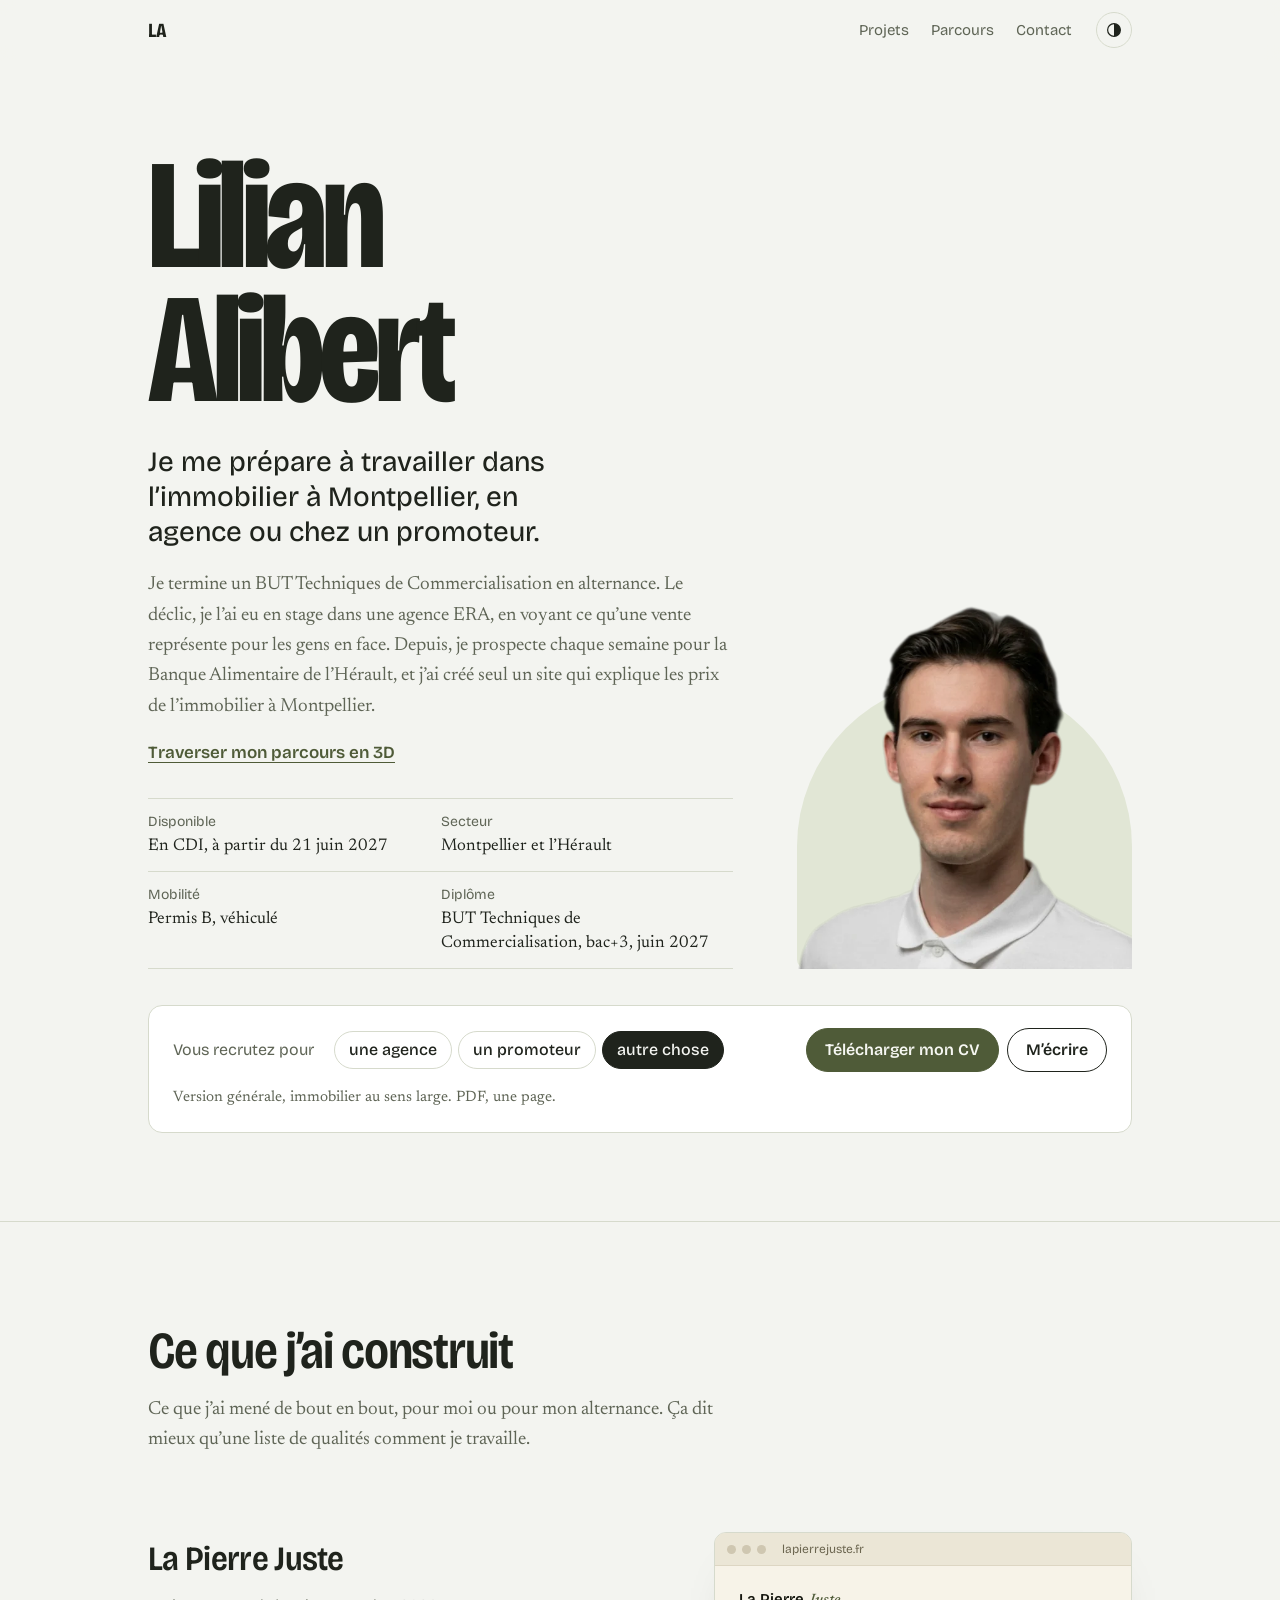
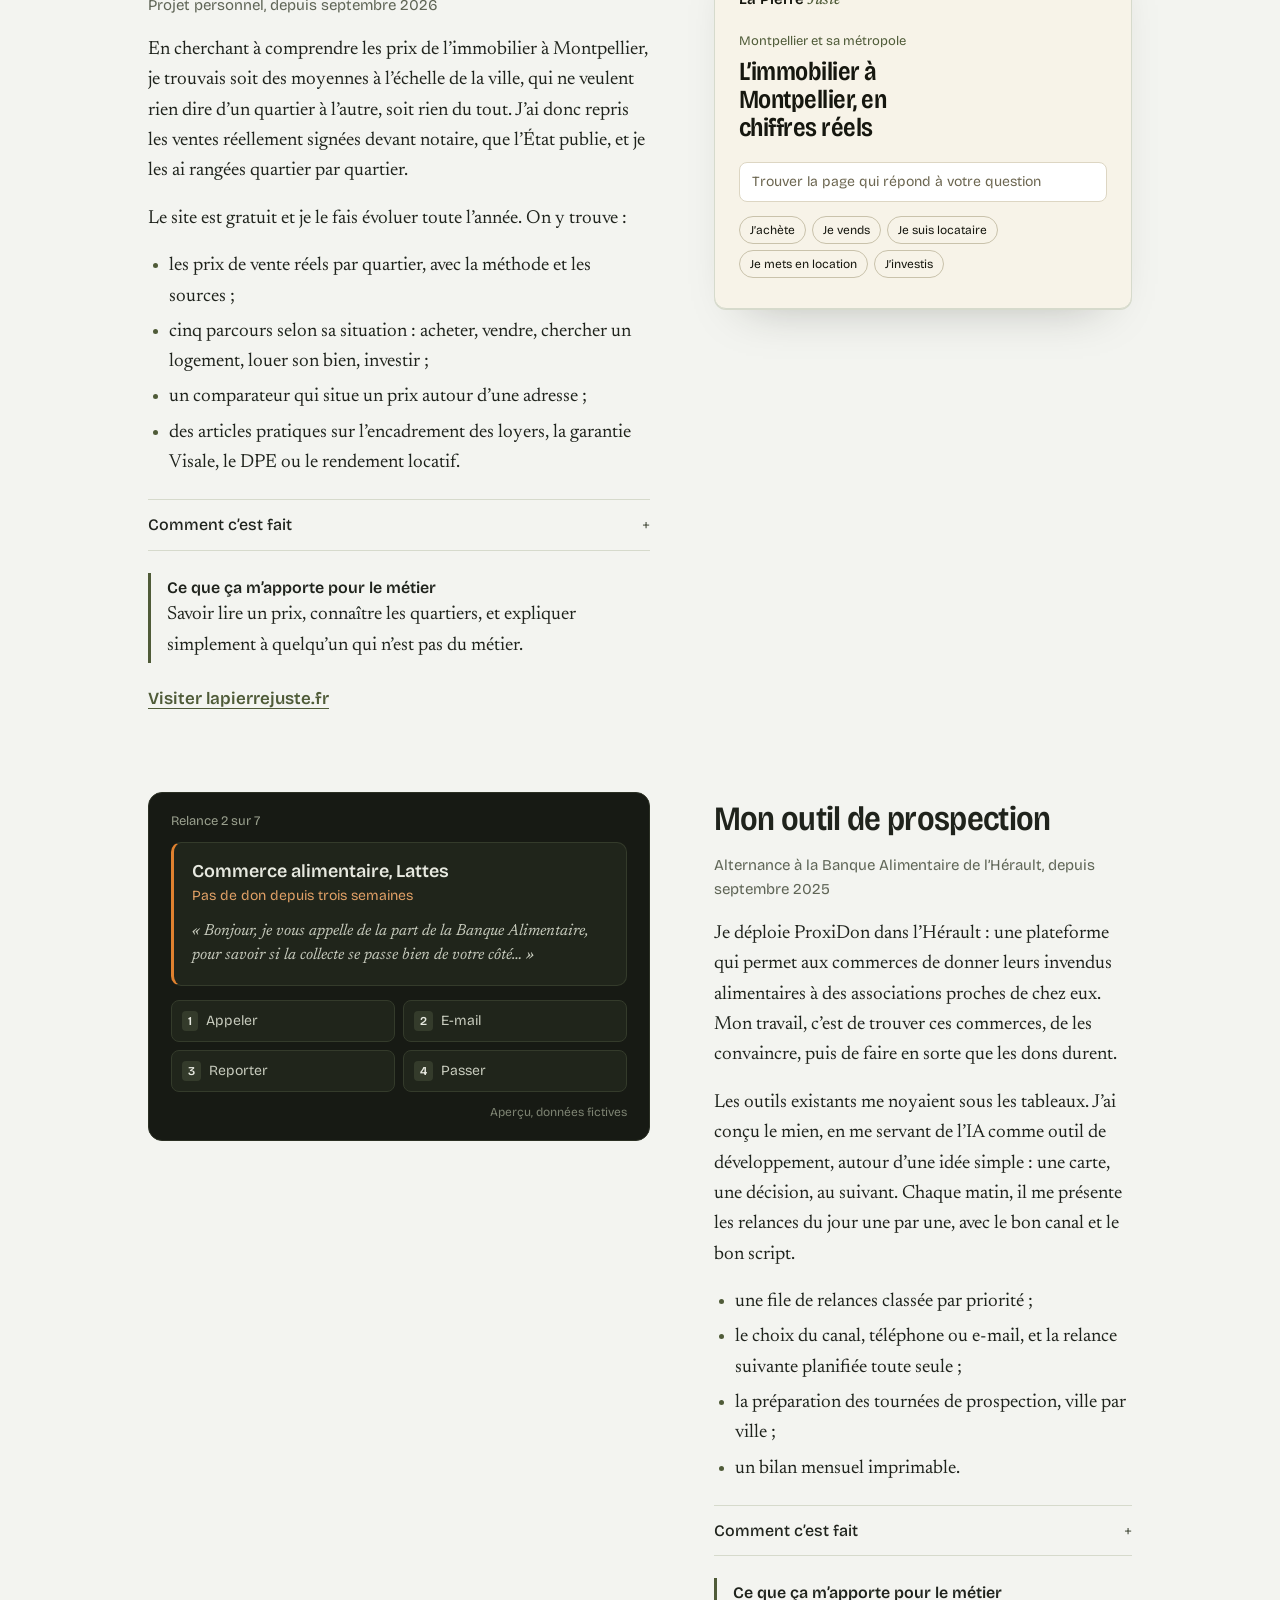
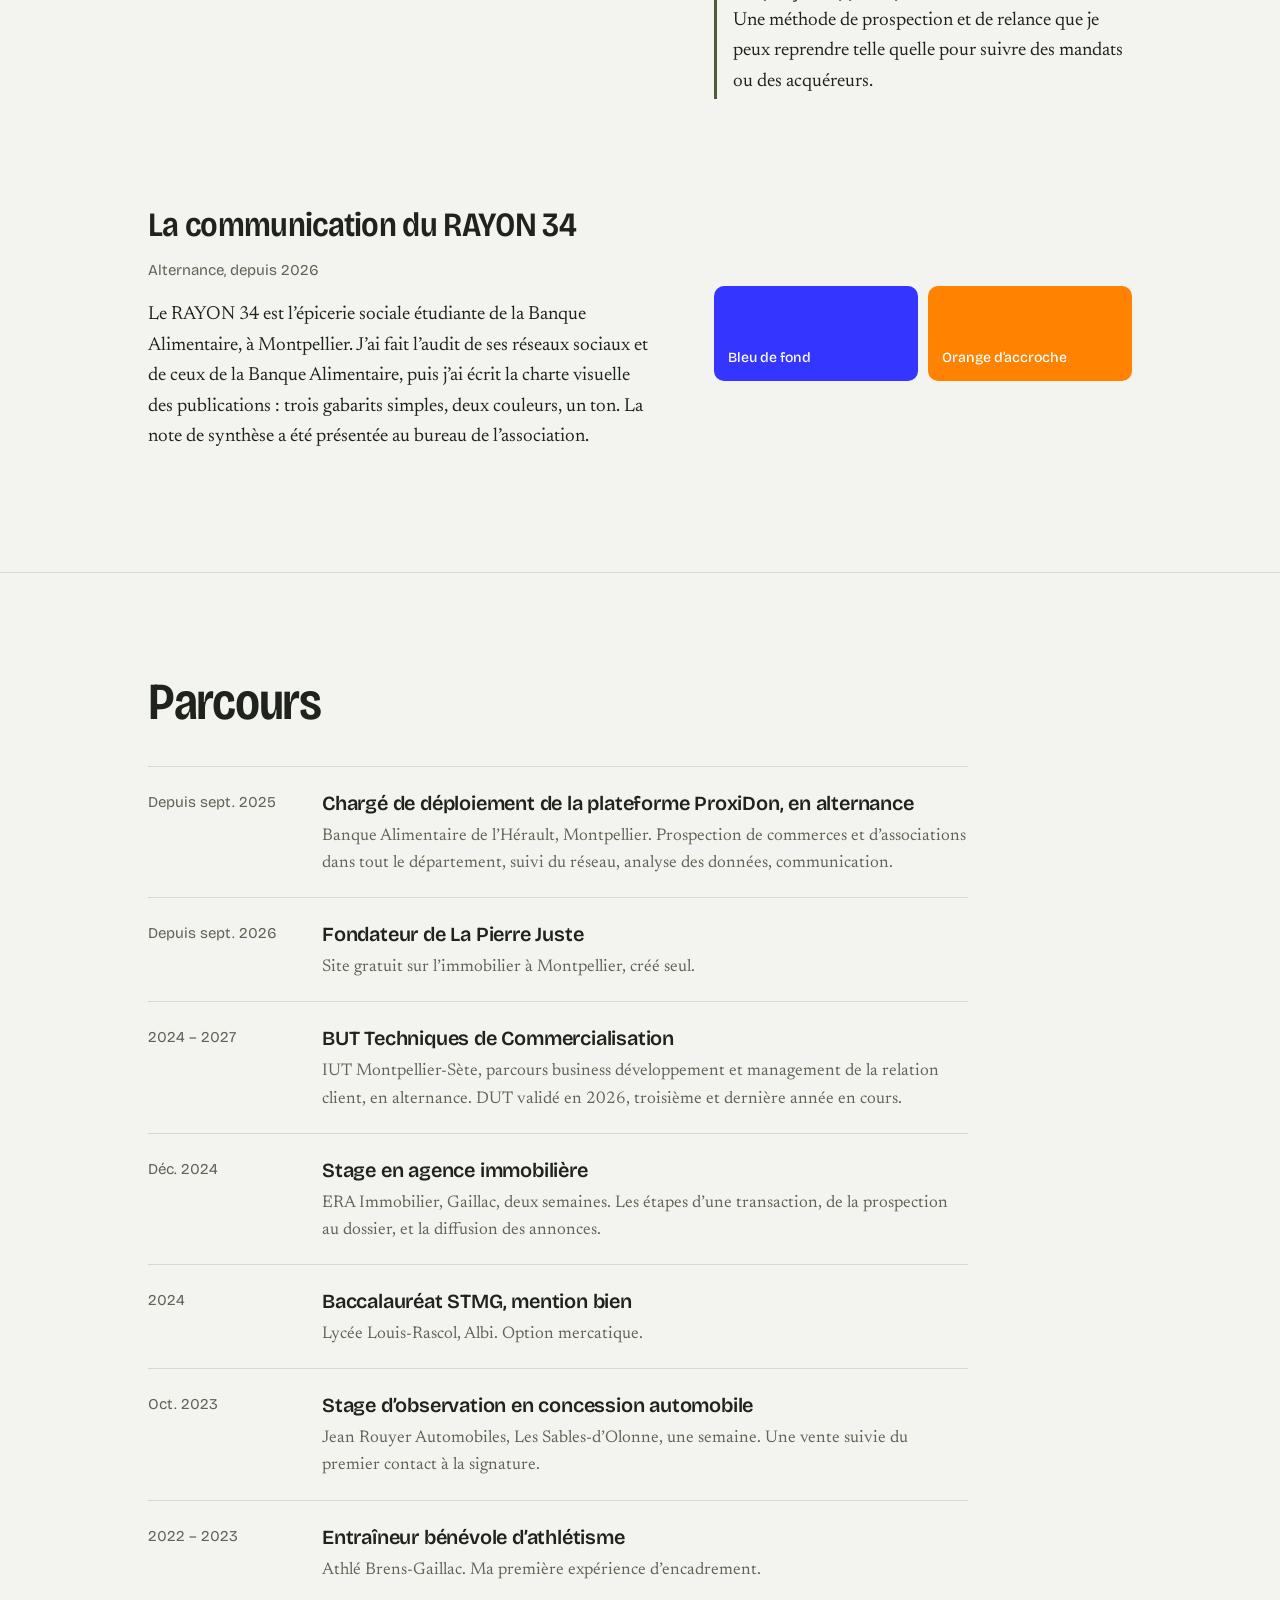
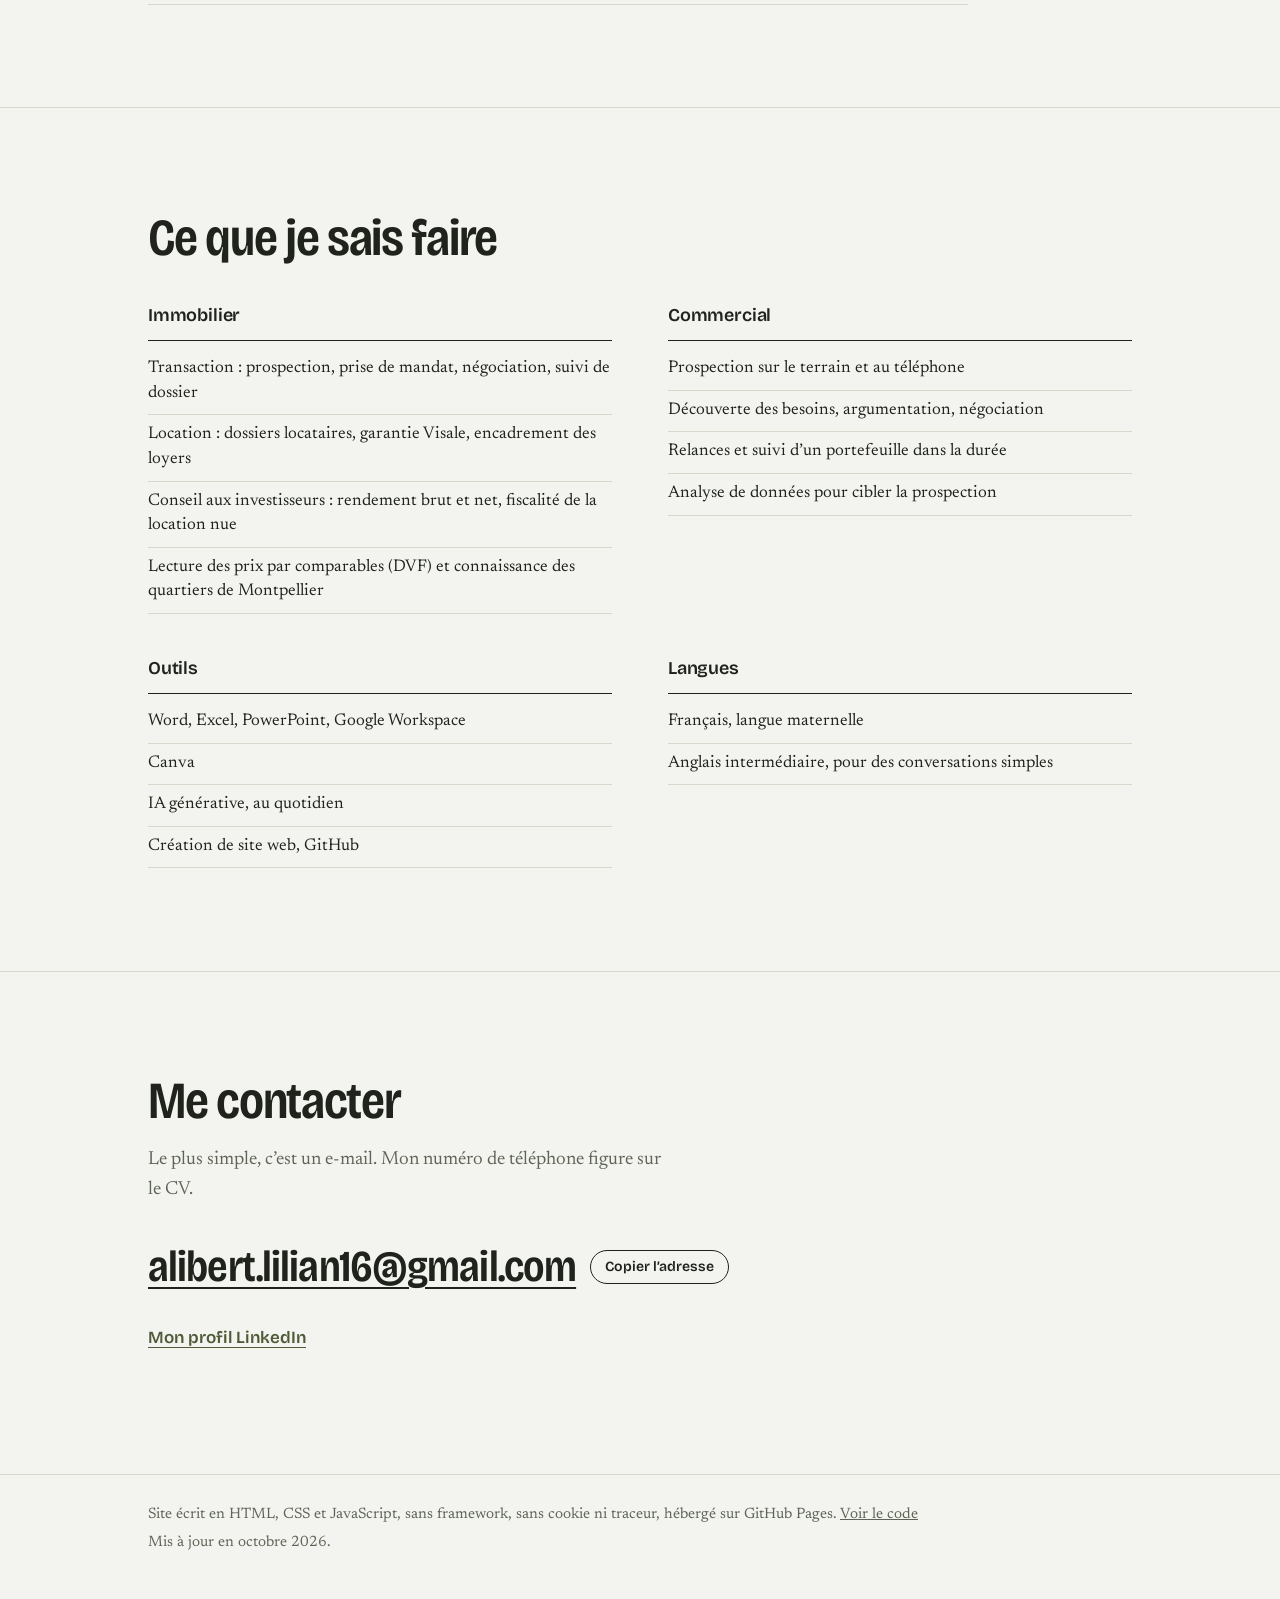
<file: index.html>
<!doctype html>
<html lang="fr">
<head>
<meta charset="utf-8">
<meta name="viewport" content="width=device-width, initial-scale=1">
<title>Lilian Alibert, futur conseiller immobilier à Montpellier</title>
<meta name="description" content="Étudiant en BUT Techniques de Commercialisation, je me prépare à travailler dans l’immobilier à Montpellier, en agence ou chez un promoteur. Disponible en CDI à partir du 21 juin 2027.">
<meta name="author" content="Lilian Alibert">
<link rel="canonical" href="https://alibertlilian16-wq.github.io/">
<meta property="og:type" content="profile">
<meta property="og:locale" content="fr_FR">
<meta property="og:title" content="Lilian Alibert, futur conseiller immobilier à Montpellier">
<meta property="og:description" content="Mon parcours, ce que j’ai construit, et mes CV à télécharger.">
<meta property="og:url" content="https://alibertlilian16-wq.github.io/">
<meta property="og:image" content="https://alibertlilian16-wq.github.io/img/apercu.png">
<meta name="twitter:card" content="summary_large_image">
<meta name="theme-color" content="#F3F4F0" media="(prefers-color-scheme: light)">
<meta name="theme-color" content="#161913" media="(prefers-color-scheme: dark)">
<link rel="icon" href="img/favicon.svg" type="image/svg+xml">
<link rel="preload" href="fonts/bricolage.woff2" as="font" type="font/woff2" crossorigin>
<link rel="preload" href="fonts/newsreader.woff2" as="font" type="font/woff2" crossorigin>
<link rel="stylesheet" href="style.css">
<script>
  // Thème choisi avant le premier rendu, pour éviter un flash de couleur.
  try { var t = localStorage.getItem('theme'); if (t) document.documentElement.dataset.theme = t; } catch (e) {}
</script>
<script type="application/ld+json">
{
  "@context": "https://schema.org",
  "@type": "Person",
  "name": "Lilian Alibert",
  "jobTitle": "Étudiant en BUT Techniques de Commercialisation, futur conseiller immobilier",
  "address": { "@type": "PostalAddress", "addressLocality": "Montpellier", "addressRegion": "Occitanie", "addressCountry": "FR" },
  "email": "mailto:alibert.lilian16@gmail.com",
  "url": "https://alibertlilian16-wq.github.io/",
  "sameAs": ["https://www.linkedin.com/in/lilian-alibert-b310a833a/", "https://lapierrejuste.fr"],
  "alumniOf": { "@type": "CollegeOrUniversity", "name": "IUT Montpellier-Sète" },
  "knowsLanguage": ["fr", "en"]
}
</script>
</head>
<body>
<a class="skip" href="#contenu">Aller au contenu</a>

<header class="top">
  <div class="wrap top__row">
    <a class="mark" href="#" aria-label="Lilian Alibert, haut de page">LA</a>
    <nav aria-label="Sections">
      <a href="#projets">Projets</a>
      <a href="#parcours">Parcours</a>
      <a href="#contact">Contact</a>
    </nav>
    <button class="theme" type="button" aria-label="Changer de thème" title="Changer de thème">
      <svg viewBox="0 0 24 24" width="18" height="18" aria-hidden="true"><circle cx="12" cy="12" r="8.5" fill="none" stroke="currentColor" stroke-width="1.6"/><path d="M12 3.5a8.5 8.5 0 0 1 0 17z" fill="currentColor"/></svg>
    </button>
  </div>
</header>

<main id="contenu">

  <section class="hero wrap" aria-labelledby="nom">
    <div class="hero__text">
      <h1 id="nom" class="hero__name">Lilian<br>Alibert</h1>

      <p class="hero__lead" data-for="autre">Je me prépare à travailler dans l’immobilier à Montpellier, en agence ou chez un promoteur.</p>
      <p class="hero__lead" data-for="agence" hidden>Je me prépare à devenir conseiller immobilier à Montpellier, en vente comme en location.</p>
      <p class="hero__lead" data-for="promoteur" hidden>Je me prépare à vendre des logements neufs à Montpellier, et à suivre chaque acquéreur jusqu’à la remise des clés.</p>

      <p class="hero__intro">Je termine un BUT Techniques de Commercialisation en alternance. Le déclic, je l’ai eu en stage dans une agence ERA, en voyant ce qu’une vente représente pour les gens en face. Depuis, je prospecte chaque semaine pour la Banque Alimentaire de l’Hérault, et j’ai créé seul un site qui explique les prix de l’immobilier à Montpellier.</p>

      <p class="hero__trip"><a class="link" href="voyage/?v=5">Traverser mon parcours en 3D</a></p>

      <dl class="fiche">
        <div><dt>Disponible</dt><dd>En CDI, à partir du 21 juin 2027</dd></div>
        <div><dt>Secteur</dt><dd>Montpellier et l’Hérault</dd></div>
        <div><dt>Mobilité</dt><dd>Permis B, véhiculé</dd></div>
        <div><dt>Diplôme</dt><dd>BUT Techniques de Commercialisation, bac+3, juin 2027</dd></div>
      </dl>
    </div>

    <figure class="hero__photo">
      <img src="img/lilian.webp" width="540" height="600" alt="Portrait de Lilian Alibert, polo blanc" fetchpriority="high">
    </figure>

    <div class="choice" role="group" aria-labelledby="choice-label">
      <p id="choice-label" class="choice__label">Vous recrutez pour</p>
      <div class="choice__options" role="radiogroup" aria-labelledby="choice-label">
        <button type="button" role="radio" data-pour="agence" aria-checked="false">une agence</button>
        <button type="button" role="radio" data-pour="promoteur" aria-checked="false">un promoteur</button>
        <button type="button" role="radio" data-pour="autre" aria-checked="true">autre chose</button>
      </div>
      <div class="choice__actions">
        <a class="btn btn--main" id="cv-link" href="cv/CV_Lilian_Alibert_Immobilier.pdf" download>Télécharger mon CV</a>
        <a class="btn" href="mailto:alibert.lilian16@gmail.com">M’écrire</a>
      </div>
      <p class="choice__note" id="cv-note" aria-live="polite">Version générale, immobilier au sens large. PDF, une page.</p>
    </div>
  </section>

  <section id="projets" class="section" aria-labelledby="projets-titre">
    <div class="wrap">
      <h2 id="projets-titre" class="section__title">Ce que j’ai construit</h2>
      <p class="section__intro">Ce que j’ai mené de bout en bout, pour moi ou pour mon alternance. Ça dit mieux qu’une liste de qualités comment je travaille.</p>
    </div>

    <article class="project wrap" aria-labelledby="lpj">
      <div class="project__text">
        <h3 id="lpj">La Pierre Juste</h3>
        <p class="project__when">Projet personnel, depuis septembre 2026</p>
        <p>En cherchant à comprendre les prix de l’immobilier à Montpellier, je trouvais soit des moyennes à l’échelle de la ville, qui ne veulent rien dire d’un quartier à l’autre, soit rien du tout. J’ai donc repris les ventes réellement signées devant notaire, que l’État publie, et je les ai rangées quartier par quartier.</p>
        <p>Le site est gratuit et je le fais évoluer toute l’année. On y trouve&nbsp;:</p>
        <ul>
          <li>les prix de vente réels par quartier, avec la méthode et les sources&nbsp;;</li>
          <li>cinq parcours selon sa situation&nbsp;: acheter, vendre, chercher un logement, louer son bien, investir&nbsp;;</li>
          <li>un comparateur qui situe un prix autour d’une adresse&nbsp;;</li>
          <li>des articles pratiques sur l’encadrement des loyers, la garantie Visale, le DPE ou le rendement locatif.</li>
        </ul>
        <details class="how">
          <summary>Comment c’est fait</summary>
          <p>Un site statique généré avec Astro, versionné sur GitHub et publié sur Cloudflare Pages. Les calculs du comparateur tournent dans le navigateur&nbsp;: rien n’est envoyé, aucun cookie, aucune mesure d’audience. Les données viennent de la base publique DVF, nettoyée et rattachée aux quartiers.</p>
        </details>
        <p class="project__gain"><strong>Ce que ça m’apporte pour le métier</strong> Savoir lire un prix, connaître les quartiers, et expliquer simplement à quelqu’un qui n’est pas du métier.</p>
        <a class="link" href="https://lapierrejuste.fr" rel="noopener">Visiter lapierrejuste.fr</a>
      </div>

      <div class="project__visual" aria-hidden="true">
        <div class="browser">
          <div class="browser__bar"><span></span><span></span><span></span><em>lapierrejuste.fr</em></div>
          <div class="lpj">
            <p class="lpj__brand">La Pierre <i>Juste</i></p>
            <p class="lpj__kicker">Montpellier et sa métropole</p>
            <p class="lpj__h">L’immobilier à Montpellier, en chiffres réels</p>
            <div class="lpj__search">Trouver la page qui répond à votre question</div>
            <div class="lpj__chips"><span>J’achète</span><span>Je vends</span><span>Je suis locataire</span><span>Je mets en location</span><span>J’investis</span></div>
          </div>
        </div>
      </div>
    </article>

    <article class="project project--flip wrap" aria-labelledby="pilotage">
      <div class="project__text">
        <h3 id="pilotage">Mon outil de prospection</h3>
        <p class="project__when">Alternance à la Banque Alimentaire de l’Hérault, depuis septembre 2025</p>
        <p>Je déploie ProxiDon dans l’Hérault&nbsp;: une plateforme qui permet aux commerces de donner leurs invendus alimentaires à des associations proches de chez eux. Mon travail, c’est de trouver ces commerces, de les convaincre, puis de faire en sorte que les dons durent.</p>
        <p>Les outils existants me noyaient sous les tableaux. J’ai conçu le mien, en me servant de l’IA comme outil de développement, autour d’une idée simple&nbsp;: une carte, une décision, au suivant. Chaque matin, il me présente les relances du jour une par une, avec le bon canal et le bon script.</p>
        <ul>
          <li>une file de relances classée par priorité&nbsp;;</li>
          <li>le choix du canal, téléphone ou e-mail, et la relance suivante planifiée toute seule&nbsp;;</li>
          <li>la préparation des tournées de prospection, ville par ville&nbsp;;</li>
          <li>un bilan mensuel imprimable.</li>
        </ul>
        <details class="how">
          <summary>Comment c’est fait</summary>
          <p>Une application locale en HTML et JavaScript, lancée par un petit serveur Node. Elle récupère d’elle-même les exports de la plateforme, garde l’historique sur le poste et ne fait sortir aucune donnée de partenaire. Tout se pilote au clavier.</p>
        </details>
        <p class="project__gain"><strong>Ce que ça m’apporte pour le métier</strong> Une méthode de prospection et de relance que je peux reprendre telle quelle pour suivre des mandats ou des acquéreurs.</p>
      </div>

      <div class="project__visual" aria-hidden="true">
        <div class="card-ui">
          <p class="card-ui__count">Relance 2 sur 7</p>
          <div class="card-ui__card">
            <p class="card-ui__type">Commerce alimentaire, Lattes</p>
            <p class="card-ui__what">Pas de don depuis trois semaines</p>
            <p class="card-ui__script">«&nbsp;Bonjour, je vous appelle de la part de la Banque Alimentaire, pour savoir si la collecte se passe bien de votre côté…&nbsp;»</p>
          </div>
          <div class="card-ui__keys">
            <span><kbd>1</kbd> Appeler</span><span><kbd>2</kbd> E-mail</span><span><kbd>3</kbd> Reporter</span><span><kbd>4</kbd> Passer</span>
          </div>
          <p class="card-ui__note">Aperçu, données fictives</p>
        </div>
      </div>
    </article>

    <article class="project project--small wrap" aria-labelledby="com">
      <div class="project__text">
        <h3 id="com">La communication du RAYON&nbsp;34</h3>
        <p class="project__when">Alternance, depuis 2026</p>
        <p>Le RAYON&nbsp;34 est l’épicerie sociale étudiante de la Banque Alimentaire, à Montpellier. J’ai fait l’audit de ses réseaux sociaux et de ceux de la Banque Alimentaire, puis j’ai écrit la charte visuelle des publications&nbsp;: trois gabarits simples, deux couleurs, un ton. La note de synthèse a été présentée au bureau de l’association.</p>
      </div>
      <div class="swatches" aria-label="Les deux couleurs de la charte du RAYON 34">
        <span style="--c:#3435FF">Bleu de fond</span>
        <span style="--c:#FF8200">Orange d’accroche</span>
      </div>
    </article>
  </section>

  <section id="autres-projets" class="section" aria-labelledby="autres-titre" hidden>
    <div class="wrap">
      <h2 id="autres-titre" class="section__title">Autres projets</h2>
      <p class="section__intro">Projets d’études et travaux plus courts, du plus récent au plus ancien.</p>
      <div class="more" id="autres-liste"></div>
    </div>
  </section>

  <section id="parcours" class="section" aria-labelledby="parcours-titre">
    <div class="wrap">
      <h2 id="parcours-titre" class="section__title">Parcours</h2>
      <ol class="timeline">
        <li>
          <p class="timeline__when">Depuis sept. 2025</p>
          <div><h3>Chargé de déploiement de la plateforme ProxiDon, en alternance</h3>
          <p>Banque Alimentaire de l’Hérault, Montpellier. Prospection de commerces et d’associations dans tout le département, suivi du réseau, analyse des données, communication.</p></div>
        </li>
        <li>
          <p class="timeline__when">Depuis sept. 2026</p>
          <div><h3>Fondateur de La Pierre Juste</h3>
          <p>Site gratuit sur l’immobilier à Montpellier, créé seul.</p></div>
        </li>
        <li>
          <p class="timeline__when">2024 – 2027</p>
          <div><h3>BUT Techniques de Commercialisation</h3>
          <p>IUT Montpellier-Sète, parcours business développement et management de la relation client, en alternance. DUT validé en 2026, troisième et dernière année en cours.</p></div>
        </li>
        <li>
          <p class="timeline__when">Déc. 2024</p>
          <div><h3>Stage en agence immobilière</h3>
          <p>ERA Immobilier, Gaillac, deux semaines. Les étapes d’une transaction, de la prospection au dossier, et la diffusion des annonces.</p></div>
        </li>
        <li>
          <p class="timeline__when">2024</p>
          <div><h3>Baccalauréat STMG, mention bien</h3>
          <p>Lycée Louis-Rascol, Albi. Option mercatique.</p></div>
        </li>
        <li>
          <p class="timeline__when">Oct. 2023</p>
          <div><h3>Stage d’observation en concession automobile</h3>
          <p>Jean Rouyer Automobiles, Les Sables-d’Olonne, une semaine. Une vente suivie du premier contact à la signature.</p></div>
        </li>
        <li>
          <p class="timeline__when">2022 – 2023</p>
          <div><h3>Entraîneur bénévole d’athlétisme</h3>
          <p>Athlé Brens-Gaillac. Ma première expérience d’encadrement.</p></div>
        </li>
      </ol>
    </div>
  </section>

  <section id="competences" class="section" aria-labelledby="competences-titre">
    <div class="wrap">
      <h2 id="competences-titre" class="section__title">Ce que je sais faire</h2>
      <div class="skills">
        <div class="skills__group">
          <h3>Immobilier</h3>
          <ul>
            <li data-for="agence autre">Transaction&nbsp;: prospection, prise de mandat, négociation, suivi de dossier</li>
            <li data-for="agence autre">Location&nbsp;: dossiers locataires, garantie Visale, encadrement des loyers</li>
            <li data-for="agence">Bases de la gestion locative&nbsp;: bail, DPE, permis de louer</li>
            <li data-for="promoteur autre">Conseil aux investisseurs&nbsp;: rendement brut et net, fiscalité de la location nue</li>
            <li data-for="promoteur">Vente de logements et suivi de l’acquéreur dans la durée</li>
            <li data-for="agence promoteur autre">Lecture des prix par comparables (DVF) et connaissance des quartiers de Montpellier</li>
          </ul>
        </div>
        <div class="skills__group">
          <h3>Commercial</h3>
          <ul>
            <li>Prospection sur le terrain et au téléphone</li>
            <li>Découverte des besoins, argumentation, négociation</li>
            <li>Relances et suivi d’un portefeuille dans la durée</li>
            <li>Analyse de données pour cibler la prospection</li>
          </ul>
        </div>
        <div class="skills__group">
          <h3>Outils</h3>
          <ul>
            <li>Word, Excel, PowerPoint, Google Workspace</li>
            <li>Canva</li>
            <li>IA générative, au quotidien</li>
            <li>Création de site web, GitHub</li>
          </ul>
        </div>
        <div class="skills__group">
          <h3>Langues</h3>
          <ul>
            <li>Français, langue maternelle</li>
            <li>Anglais intermédiaire, pour des conversations simples</li>
          </ul>
        </div>
      </div>
    </div>
  </section>

  <section id="contact" class="section contact" aria-labelledby="contact-titre">
    <div class="wrap">
      <h2 id="contact-titre" class="section__title">Me contacter</h2>
      <p class="contact__lead">Le plus simple, c’est un e-mail. Mon numéro de téléphone figure sur le CV.</p>
      <div class="contact__row">
        <a class="contact__mail" href="mailto:alibert.lilian16@gmail.com">alibert.lilian16@gmail.com</a>
        <button class="btn btn--small" type="button" id="copy" data-mail="alibert.lilian16@gmail.com">Copier l’adresse</button>
        <span class="contact__done" id="copy-done" aria-live="polite"></span>
      </div>
      <p><a class="link" href="https://www.linkedin.com/in/lilian-alibert-b310a833a/" rel="noopener">Mon profil LinkedIn</a></p>
    </div>
  </section>
</main>

<footer class="foot">
  <div class="wrap">
    <p>Site écrit en HTML, CSS et JavaScript, sans framework, sans cookie ni traceur, hébergé sur GitHub Pages. <a href="https://github.com/alibertlilian16-wq/alibertlilian16-wq.github.io" rel="noopener">Voir le code</a></p>
    <p>Mis à jour en octobre 2026.</p>
  </div>
</footer>

<script src="main.js" defer></script>
</body>
</html>
</file>
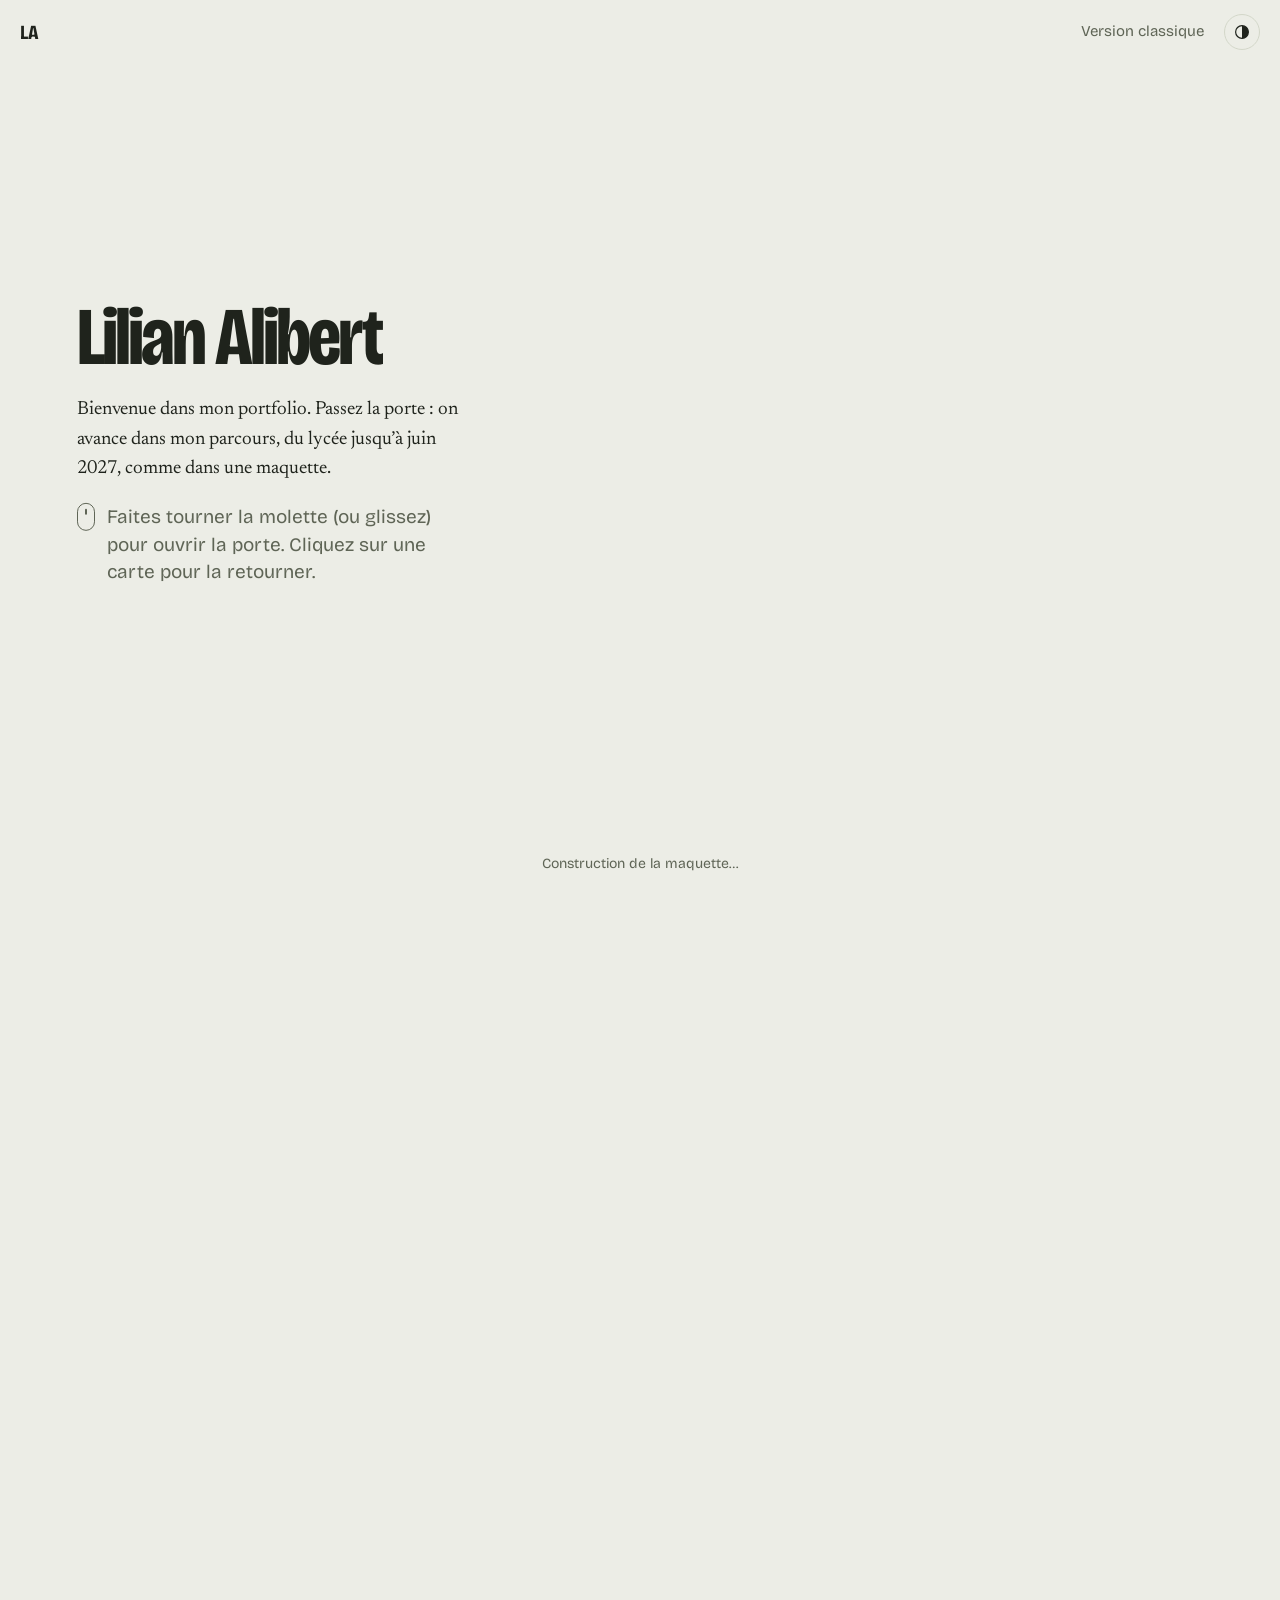
<file: voyage/index.html>
<!doctype html>
<html lang="fr">
<head>
<meta charset="utf-8">
<meta name="viewport" content="width=device-width, initial-scale=1">
<title>Le voyage, parcours de Lilian Alibert</title>
<meta name="description" content="Mon parcours en 3D : on passe la porte et on avance dans une maquette, du lycée jusqu’à juin 2027.">
<link rel="canonical" href="https://alibertlilian16-wq.github.io/voyage/">
<meta property="og:type" content="website">
<meta property="og:locale" content="fr_FR">
<meta property="og:title" content="Le voyage, parcours de Lilian Alibert">
<meta property="og:description" content="Mon parcours en 3D, du lycée jusqu’à juin 2027.">
<meta property="og:url" content="https://alibertlilian16-wq.github.io/voyage/">
<meta property="og:image" content="https://alibertlilian16-wq.github.io/img/apercu.png">
<meta name="theme-color" content="#ECEDE6" media="(prefers-color-scheme: light)">
<meta name="theme-color" content="#161913" media="(prefers-color-scheme: dark)">
<link rel="icon" href="../img/favicon.svg" type="image/svg+xml">
<link rel="preload" href="../fonts/bricolage.woff2" as="font" type="font/woff2" crossorigin>
<link rel="preload" href="../fonts/newsreader.woff2" as="font" type="font/woff2" crossorigin>
<link rel="modulepreload" href="lib/three.module.min.js">
<link rel="stylesheet" href="voyage.css?v=5">
<script>
  try { var t = localStorage.getItem('theme'); if (t) document.documentElement.dataset.theme = t; } catch (e) {}
  if (matchMedia('(prefers-reduced-motion: reduce)').matches) document.documentElement.classList.add('flat');
  else {
    document.documentElement.classList.add('loading');
    // Filet de sécurité : si la 3D ne démarre pas, on affiche la version simple.
    setTimeout(function () { var h = document.documentElement; if (h.classList.contains('loading')) { h.classList.remove('loading'); h.classList.add('flat'); } }, 12000);
  }
</script>
<script type="importmap">{ "imports": { "three": "./lib/three.module.min.js" } }</script>
</head>
<body>
<header class="bar">
  <a class="bar__mark" href="../" aria-label="Retour au portfolio">LA</a>
  <p class="bar__now" id="now" aria-live="polite"></p>
  <a class="bar__link" href="../">Version classique</a>
  <button class="bar__theme" type="button" aria-label="Changer de thème" title="Changer de thème">
    <svg viewBox="0 0 24 24" width="18" height="18" aria-hidden="true"><circle cx="12" cy="12" r="8.5" fill="none" stroke="currentColor" stroke-width="1.6"/><path d="M12 3.5a8.5 8.5 0 0 1 0 17z" fill="currentColor"/></svg>
  </button>
</header>

<canvas id="scene" aria-hidden="true"></canvas>

<section class="intro" id="intro" aria-labelledby="bienvenue">
  <h1 id="bienvenue">Lilian Alibert</h1>
  <p>Bienvenue dans mon portfolio. Passez la porte&nbsp;: on avance dans mon parcours, du lycée jusqu’à juin 2027, comme dans une maquette.</p>
  <p class="intro__how"><span class="intro__wheel" aria-hidden="true"></span>Faites tourner la molette (ou glissez) pour ouvrir la porte. Cliquez sur une carte pour la retourner.</p>
</section>

<main class="cards" id="cards">
  <article class="card" data-tri="2021-09" data-rail="2021" data-year="2021" data-prop="lycee">
    <div class="card__inner">
      <div class="card__face card__front">
        <p class="card__when">2021 – 2024</p>
        <h2>Bac STMG, option mercatique</h2>
        <p class="card__where">Lycée Louis-Rascol, Albi</p>
        <p>Mes premiers cours de marketing et de vente. Je l’obtiens en 2024 avec la mention bien.</p>
        <button class="card__flip" type="button">Ce que j’en retiens</button>
      </div>
      <div class="card__face card__back">
        <p class="card__when">Ce que j’en retiens</p>
        <p>La filière sciences et technologies du management et de la gestion&nbsp;: gestion, droit, économie, et en option la mercatique, le marketing appliqué.</p>
        <ul class="card__tags"><li>Mercatique</li><li>Gestion</li><li>Communication</li></ul>
        <button class="card__flip" type="button">Retourner la carte</button>
      </div>
    </div>
  </article>

  <article class="card" data-tri="2022-09" data-rail="2022" data-year="2022" data-prop="athle">
    <div class="card__inner">
      <div class="card__face card__front">
        <p class="card__when">2022 – 2023</p>
        <h2>Entraîneur bénévole d’athlétisme</h2>
        <p class="card__where">Athlé Brens-Gaillac</p>
        <p>Pendant une saison, j’entraîne le groupe jeunes du club&nbsp;: je prépare les séances et je les accompagne en compétition.</p>
        <button class="card__flip" type="button">Ce que j’en retiens</button>
      </div>
      <div class="card__face card__back">
        <p class="card__when">Ce que j’en retiens</p>
        <p>Ma première vraie expérience d’encadrement&nbsp;: concevoir et coordonner les programmes d’un groupe, puis l’accompagner jusqu’en compétition.</p>
        <ul class="card__tags"><li>Encadrement</li><li>Organisation</li><li>Pédagogie</li></ul>
        <button class="card__flip" type="button">Retourner la carte</button>
      </div>
    </div>
  </article>

  <article class="card" data-tri="2023-10" data-rail="2023" data-year="2023" data-prop="auto">
    <div class="card__inner">
      <div class="card__face card__front">
        <p class="card__when">Octobre 2023</p>
        <h2>Une semaine en concession</h2>
        <p class="card__where">Jean Rouyer Automobiles, Les Sables-d’Olonne</p>
        <p>Je suis une vente de voiture de bout en bout, du premier contact avec le client jusqu’à la signature.</p>
        <button class="card__flip" type="button">Ce que j’en retiens</button>
      </div>
      <div class="card__face card__back">
        <p class="card__when">Ce que j’en retiens</p>
        <p>Une immersion auprès des équipes commerciales et de l’accueil, pour voir comment une vente se construit, étape par étape.</p>
        <ul class="card__tags"><li>Communication</li><li>Négociation</li></ul>
        <button class="card__flip" type="button">Retourner la carte</button>
      </div>
    </div>
  </article>

  <article class="card" data-tri="2024-09" data-rail="2024" data-year="2024" data-prop="iut">
    <div class="card__inner">
      <div class="card__face card__front">
        <p class="card__when">Septembre 2024</p>
        <h2>J’entre en BUT Techniques de Commercialisation</h2>
        <p class="card__where">IUT Montpellier-Sète</p>
        <p>Trois ans pour apprendre à vendre, à négocier et à suivre des clients dans la durée. Les deux dernières années, en alternance.</p>
        <button class="card__flip" type="button">Ce que j’en retiens</button>
      </div>
      <div class="card__face card__back">
        <p class="card__when">Ce que j’y apprends</p>
        <p>Parcours business développement et management de la relation client. Chaque semestre, des projets sur des cas d’entreprise réels, les SAÉ.</p>
        <ul class="card__tags"><li>Marketing</li><li>Vente et négociation</li><li>Business développement</li><li>Relation client</li></ul>
        <button class="card__flip" type="button">Retourner la carte</button>
      </div>
    </div>
  </article>

  <article class="card card--key" data-tri="2024-12" data-rail="Déc. 2024" data-year="ERA" data-prop="era">
    <div class="card__inner">
      <div class="card__face card__front">
        <p class="card__when">Décembre 2024</p>
        <h2>Le déclic</h2>
        <p class="card__where">ERA Immobilier, Gaillac, deux semaines</p>
        <p>Prospection, négociation, vente, montage du dossier&nbsp;: je vois ce qu’une vente représente pour les gens en face, vendeur comme acheteur. C’est là que je décide de faire ce métier.</p>
        <button class="card__flip" type="button">Ce que j’en retiens</button>
      </div>
      <div class="card__face card__back">
        <p class="card__when">Ce que j’en retiens</p>
        <p>Les grandes étapes d’une transaction, en observation puis en pratique, et la diffusion des annonces de l’agence sur les portails et le site vitrine.</p>
        <ul class="card__tags"><li>Prospection</li><li>Transaction immobilière</li><li>Diffusion d’annonces</li></ul>
        <button class="card__flip" type="button">Retourner la carte</button>
      </div>
    </div>
  </article>

  <article class="card" data-tri="2025-09" data-rail="2025" data-year="2025" data-prop="ba">
    <div class="card__inner">
      <div class="card__face card__front">
        <p class="card__when">Septembre 2025</p>
        <h2>Alternance&nbsp;: je déploie ProxiDon</h2>
        <p class="card__where">Banque Alimentaire de l’Hérault</p>
        <p>Je prospecte des commerces dans tout l’Hérault pour qu’ils donnent leurs invendus à des associations proches, puis je fais en sorte que les dons durent.</p>
        <button class="card__flip" type="button">Ce que j’en retiens</button>
      </div>
      <div class="card__face card__back">
        <p class="card__when">Ce que j’en retiens</p>
        <blockquote>«&nbsp;Dans le don alimentaire, on ne vend rien. On remercie d’abord, on propose, et on laisse toujours une porte de sortie.&nbsp;»</blockquote>
        <p>Pour tenir le rythme des relances, j’ai conçu mon propre outil de prospection.</p>
        <ul class="card__tags"><li>Prospection B2B</li><li>Relation client</li><li>Analyse de données</li></ul>
        <button class="card__flip" type="button">Retourner la carte</button>
      </div>
    </div>
  </article>

  <article class="card" data-tri="2026-03" data-rail="2026" data-year="2026" data-prop="rayon">
    <div class="card__inner">
      <div class="card__face card__front">
        <p class="card__when">2026</p>
        <h2>La communication d’une épicerie étudiante</h2>
        <p class="card__where">Banque Alimentaire et RAYON&nbsp;34, Montpellier</p>
        <p>J’audite les réseaux sociaux de la Banque Alimentaire et du RAYON&nbsp;34, son épicerie sociale étudiante, puis j’écris la charte de leurs publications.</p>
        <button class="card__flip" type="button">Ce que j’en retiens</button>
      </div>
      <div class="card__face card__back">
        <p class="card__when">La charte</p>
        <p>Trois gabarits simples, deux couleurs, un ton. Une note de synthèse présentée au bureau de l’association.</p>
        <div class="card__swatches" aria-hidden="true"><span style="--c:#3435FF"></span><span style="--c:#FF8200"></span></div>
        <button class="card__flip" type="button">Retourner la carte</button>
      </div>
    </div>
  </article>

  <article class="card" data-tri="2026-09" data-rail="Sept. 2026" data-year="LPJ" data-prop="lpj">
    <div class="card__inner">
      <div class="card__face card__front">
        <p class="card__when">Septembre 2026</p>
        <h2>Je crée La Pierre Juste</h2>
        <p class="card__where">lapierrejuste.fr</p>
        <p>Un site gratuit qui explique les prix de l’immobilier à Montpellier, quartier par quartier, à partir des ventes réellement signées devant notaire.</p>
        <button class="card__flip" type="button">Comment c’est fait</button>
      </div>
      <div class="card__face card__back">
        <p class="card__when">Comment c’est fait</p>
        <p>Créé seul&nbsp;: données publiques DVF nettoyées et rattachées aux quartiers, comparateur de prix qui calcule dans le navigateur, articles pratiques. Astro, GitHub, Cloudflare Pages, aucun cookie.</p>
        <a class="card__link" href="https://lapierrejuste.fr" rel="noopener">Visiter lapierrejuste.fr</a>
        <button class="card__flip" type="button">Retourner la carte</button>
      </div>
    </div>
  </article>

  <section class="card card--end" data-tri="2027-06" data-rail="Juin 2027" data-year="2027" data-prop="fin" aria-labelledby="fin">
    <div class="card__inner">
      <div class="card__face card__front">
        <p class="card__when">21 juin 2027</p>
        <h2 id="fin">La prochaine porte</h2>
        <p>Diplômé, je cherche mon premier poste dans l’immobilier à Montpellier, en CDI&nbsp;: en agence ou chez un promoteur.</p>
        <div class="card__actions">
          <a class="btn btn--main" href="../cv/CV_Lilian_Alibert_Immobilier.pdf" download>Télécharger mon CV</a>
          <a class="btn" href="mailto:alibert.lilian16@gmail.com">M’écrire</a>
        </div>
        <p class="card__mail">alibert.lilian16@gmail.com</p>
        <p class="card__small"><a href="../">Version classique</a> · <a href="#" id="restart">Revenir au début</a></p>
      </div>
    </div>
  </section>
</main>

<p class="loader" aria-hidden="true">Construction de la maquette…</p>

<script type="module" src="voyage.js?v=5"></script>
</body>
</html>
</file>
<file: style.css>
@font-face {
  font-family: "Bricolage";
  src: url("fonts/bricolage.woff2") format("woff2-variations");
  font-weight: 200 800;
  font-stretch: 75% 100%;
  font-display: swap;
}
@font-face {
  font-family: "Newsreader";
  src: url("fonts/newsreader.woff2") format("woff2-variations");
  font-weight: 200 800;
  font-style: normal;
  font-display: swap;
}
@font-face {
  font-family: "Newsreader";
  src: url("fonts/newsreader-italic.woff2") format("woff2-variations");
  font-weight: 200 800;
  font-style: italic;
  font-display: swap;
}

:root {
  --bg: #F3F4F0;
  --surface: #FFFFFF;
  --ink: #1F231C;
  --muted: #5F6556;
  --line: #D6DACC;
  --olive: #4F5B38;
  --olive-soft: #E1E6D5;
  --on-olive: #F6F7F2;
  --display: "Bricolage", "Helvetica Neue", Arial, sans-serif;
  --text: "Newsreader", Georgia, "Times New Roman", serif;
  --wrap: 1080px;
  --gutter: clamp(20px, 5vw, 48px);
  color-scheme: light;
}
@media (prefers-color-scheme: dark) {
  :root:not([data-theme="light"]) {
    --bg: #161913; --surface: #1E221A; --ink: #E7E9E0; --muted: #A2A897;
    --line: #333A2B; --olive: #AEBB82; --olive-soft: #283020; --on-olive: #161913;
    color-scheme: dark;
  }
}
:root[data-theme="dark"] {
  --bg: #161913; --surface: #1E221A; --ink: #E7E9E0; --muted: #A2A897;
  --line: #333A2B; --olive: #AEBB82; --olive-soft: #283020; --on-olive: #161913;
  color-scheme: dark;
}

*, *::before, *::after { box-sizing: border-box; }
html { -webkit-text-size-adjust: 100%; scroll-behavior: smooth; }
@media (prefers-reduced-motion: reduce) { html { scroll-behavior: auto; } *, *::before, *::after { transition: none !important; animation: none !important; } }
body {
  margin: 0;
  background: var(--bg);
  color: var(--ink);
  font-family: var(--text);
  font-size: 19px;
  line-height: 1.6;
  font-optical-sizing: auto;
  text-rendering: optimizeLegibility;
}
img { max-width: 100%; height: auto; display: block; }
a { color: inherit; }
:focus-visible { outline: 2px solid var(--olive); outline-offset: 3px; border-radius: 4px; }
h1, h2, h3 { font-family: var(--display); margin: 0; font-weight: 600; letter-spacing: -0.01em; }
p { margin: 0 0 0.9em; }

.wrap { max-width: var(--wrap); margin-inline: auto; padding-inline: var(--gutter); }
.skip { position: absolute; left: -999px; top: 8px; background: var(--ink); color: var(--bg); padding: 8px 12px; z-index: 10; }
.skip:focus { left: 8px; }

/* En-tête */
.top { position: sticky; top: 0; z-index: 5; background: color-mix(in srgb, var(--bg) 88%, transparent); backdrop-filter: blur(8px); border-bottom: 1px solid transparent; transition: border-color .2s; }
.top.is-scrolled { border-bottom-color: var(--line); }
.top__row { display: flex; align-items: center; gap: 24px; height: 60px; }
.mark { font-family: var(--display); font-weight: 700; font-stretch: 80%; font-size: 20px; text-decoration: none; letter-spacing: -0.02em; }
.top nav { margin-left: auto; display: flex; gap: 22px; font-family: var(--display); font-size: 15px; }
.top nav a { text-decoration: none; color: var(--muted); }
.top nav a:hover { color: var(--ink); }
.theme { background: none; border: 1px solid var(--line); color: var(--ink); width: 36px; height: 36px; border-radius: 50%; display: grid; place-items: center; cursor: pointer; }
.theme:hover { border-color: var(--muted); }

/* Hero */
.hero {
  display: grid;
  grid-template-columns: minmax(0, 7fr) minmax(0, 4fr);
  grid-template-areas: "text photo" "choice choice";
  column-gap: clamp(24px, 5vw, 64px);
  padding-top: clamp(32px, 7vw, 88px);
  padding-bottom: clamp(48px, 7vw, 88px);
}
.hero__text { grid-area: text; }
.hero__name {
  font-size: clamp(64px, 13vw, 156px);
  line-height: .86;
  font-weight: 700;
  font-stretch: 78%;
  letter-spacing: -0.035em;
  margin-bottom: 28px;
}
.hero__lead { font-family: var(--display); font-size: clamp(22px, 2.6vw, 28px); line-height: 1.25; font-weight: 450; max-width: 26ch; margin-bottom: 20px; }
.hero__intro { max-width: 58ch; color: var(--muted); }
.hero__photo { grid-area: photo; margin: 0; align-self: end; position: relative; }
.hero__photo::before { content: ""; position: absolute; inset: 22% 0 0 0; background: var(--olive-soft); border-radius: 220px 220px 12px 12px; }
.hero__photo img { position: relative; width: 100%; }

.fiche { margin: 28px 0 0; display: grid; grid-template-columns: repeat(2, minmax(0, 1fr)); border-top: 1px solid var(--line); max-width: 640px; }
.fiche div { padding: 12px 16px 12px 0; border-bottom: 1px solid var(--line); }
.fiche dt { font-family: var(--display); font-size: 14px; color: var(--muted); }
.fiche dd { margin: 2px 0 0; font-size: 17px; line-height: 1.4; }

.choice { grid-area: choice; margin-top: 36px; padding: 22px 24px; background: var(--surface); border: 1px solid var(--line); border-radius: 14px; display: grid; grid-template-columns: auto 1fr auto; gap: 14px 20px; align-items: center; }
.choice__label { margin: 0; font-family: var(--display); font-size: 16px; color: var(--muted); }
.choice__options { display: flex; flex-wrap: wrap; gap: 6px; }
.choice__options button { font: 500 16px/1 var(--display); padding: 10px 14px; border-radius: 999px; border: 1px solid var(--line); background: transparent; color: var(--ink); cursor: pointer; }
.choice__options button:hover { border-color: var(--muted); }
.choice__options button[aria-checked="true"] { background: var(--ink); color: var(--bg); border-color: var(--ink); }
.choice__actions { display: flex; gap: 8px; flex-wrap: wrap; justify-content: flex-end; }
.choice__note { grid-column: 1 / -1; margin: 0; font-size: 15px; color: var(--muted); }

.btn { font: 600 16px/1 var(--display); display: inline-flex; align-items: center; padding: 13px 18px; border-radius: 999px; border: 1px solid var(--ink); background: transparent; color: var(--ink); text-decoration: none; cursor: pointer; white-space: nowrap; }
.btn:hover { background: var(--olive-soft); }
.btn--main { background: var(--olive); border-color: var(--olive); color: var(--on-olive); }
.btn--main:hover { background: var(--ink); border-color: var(--ink); color: var(--bg); }
.btn--small { padding: 9px 14px; font-size: 14px; }

/* Sections */
.section { padding-block: clamp(56px, 8vw, 104px); border-top: 1px solid var(--line); }
.section__title { font-size: clamp(32px, 4.4vw, 52px); font-stretch: 85%; line-height: 1.05; letter-spacing: -0.025em; margin-bottom: 16px; }
.section__intro { max-width: 60ch; color: var(--muted); margin-bottom: 0; }

/* Projets */
.project { display: grid; grid-template-columns: minmax(0, 6fr) minmax(0, 5fr); gap: clamp(28px, 5vw, 72px); align-items: start; margin-top: clamp(48px, 6vw, 80px); }
.project--flip .project__text { order: 2; }
.project--flip .project__visual { order: 1; }
.project h3 { font-size: clamp(26px, 3vw, 34px); font-stretch: 88%; letter-spacing: -0.02em; }
.project__when { font-family: var(--display); font-size: 15px; color: var(--muted); margin: 6px 0 18px; }
.project__text { max-width: 62ch; }
.project ul { margin: 0 0 1.1em; padding-left: 1.1em; }
.project li { margin-bottom: .25em; }
.project li::marker { color: var(--olive); }
.project__gain { border-left: 3px solid var(--olive); padding: 2px 0 2px 16px; margin: 22px 0; }
.project__gain strong { display: block; font-family: var(--display); font-weight: 600; font-size: 16px; }
.how { margin: 18px 0; border-top: 1px solid var(--line); border-bottom: 1px solid var(--line); }
.how summary { font-family: var(--display); font-size: 16px; font-weight: 500; padding: 12px 0; cursor: pointer; list-style: none; display: flex; justify-content: space-between; }
.how summary::-webkit-details-marker { display: none; }
.how summary::after { content: "+"; font-weight: 400; color: var(--muted); }
.how[open] summary::after { content: "−"; }
.how p { font-size: 17px; color: var(--muted); }
.link { font-family: var(--display); font-weight: 600; font-size: 17px; color: var(--olive); text-decoration-thickness: 1px; text-underline-offset: 4px; }
.link:hover { text-decoration-thickness: 2px; }

.project__visual { position: sticky; top: 92px; }

/* Aperçu La Pierre Juste */
.browser { border-radius: 12px; overflow: hidden; border: 1px solid var(--line); background: #f7f3e8; box-shadow: 0 1px 0 var(--line), 0 24px 48px -32px rgba(31, 35, 28, .35); }
.browser__bar { display: flex; align-items: center; gap: 6px; padding: 10px 12px; background: #ebe6d6; border-bottom: 1px solid #ddd6c3; }
.browser__bar span { width: 9px; height: 9px; border-radius: 50%; background: #cfc7b1; }
.browser__bar em { font: normal 12px/1 var(--display); color: #6c6650; margin-left: 10px; }
.lpj { padding: 26px 24px 30px; color: #16170f; }
.lpj__brand { font: 600 15px/1 var(--display); margin-bottom: 26px; }
.lpj__brand i { font-family: var(--text); font-weight: 500; color: #4f5b38; }
.lpj__kicker { font: 13px/1.2 var(--display); color: #4f5b38; margin-bottom: 8px; }
.lpj__h { font: 600 26px/1.08 var(--display); font-stretch: 85%; letter-spacing: -.02em; max-width: 14ch; margin-bottom: 20px; }
.lpj__search { font: 14px/1 var(--display); color: #6c6650; background: #fff; border: 1px solid #ddd6c3; border-radius: 8px; padding: 12px; margin-bottom: 14px; }
.lpj__chips { display: flex; flex-wrap: wrap; gap: 6px; }
.lpj__chips span { font: 12px/1 var(--display); border: 1px solid #c9c2ab; border-radius: 999px; padding: 7px 10px; }

/* Aperçu de l'outil */
.card-ui { background: #171a14; color: #e7e9e0; border-radius: 14px; padding: 22px; border: 1px solid #2b3024; }
.card-ui__count { font: 13px/1 var(--display); color: #9aa08e; margin-bottom: 14px; }
.card-ui__card { background: #20251b; border: 1px solid #343b2b; border-left: 3px solid #e0812f; border-radius: 10px; padding: 18px; }
.card-ui__type { font: 600 18px/1.2 var(--display); margin-bottom: 4px; }
.card-ui__what { font: 14px/1.3 var(--display); color: #e0a066; margin-bottom: 14px; }
.card-ui__script { font: italic 16px/1.5 var(--text); color: #c7cbbd; margin: 0; }
.card-ui__keys { display: grid; grid-template-columns: repeat(2, 1fr); gap: 8px; margin-top: 14px; }
.card-ui__keys span { font: 14px/1 var(--display); color: #c7cbbd; background: #20251b; border: 1px solid #343b2b; border-radius: 8px; padding: 10px; display: flex; align-items: center; gap: 8px; }
kbd { font: 600 12px/1 var(--display); background: #343b2b; color: #e7e9e0; border-radius: 4px; padding: 4px 6px; }
.card-ui__note { font: 12px/1 var(--display); color: #7d8372; margin: 14px 0 0; text-align: right; }

.project--small { grid-template-columns: minmax(0, 6fr) minmax(0, 5fr); align-items: center; }
.swatches { display: grid; grid-template-columns: 1fr 1fr; gap: 10px; }
.swatches span { font: 500 14px/1.2 var(--display); color: #fff; background: var(--c); border-radius: 10px; padding: 64px 14px 14px; }

/* Parcours */
.timeline { list-style: none; margin: 36px 0 0; padding: 0; max-width: 820px; }
.timeline li { display: grid; grid-template-columns: 150px minmax(0, 1fr); gap: 24px; padding: 20px 0; border-bottom: 1px solid var(--line); }
.timeline li:first-child { border-top: 1px solid var(--line); }
.timeline__when { font-family: var(--display); font-size: 15px; color: var(--muted); margin: 3px 0 0; }
.timeline h3 { font-size: 20px; font-weight: 600; margin-bottom: 4px; letter-spacing: -0.01em; }
.timeline li p:last-child { margin: 0; color: var(--muted); font-size: 17px; }

/* Compétences */
.skills { display: grid; grid-template-columns: repeat(2, minmax(0, 1fr)); gap: 40px 56px; margin-top: 36px; }
.skills h3 { font-size: 18px; font-weight: 600; padding-bottom: 10px; border-bottom: 1px solid var(--ink); margin-bottom: 8px; }
.skills ul { list-style: none; margin: 0; padding: 0; }
.skills li { padding: 8px 0; border-bottom: 1px solid var(--line); font-size: 17px; line-height: 1.45; }
.skills li[hidden] { display: none; }

/* Contact */
.contact__lead { color: var(--muted); max-width: 52ch; }
.contact__row { display: flex; flex-wrap: wrap; align-items: center; gap: 14px; margin: 26px 0 22px; }
.contact__mail { font-family: var(--display); font-weight: 600; font-stretch: 85%; font-size: clamp(24px, 4.2vw, 44px); letter-spacing: -0.02em; text-decoration-thickness: 2px; text-underline-offset: 6px; overflow-wrap: anywhere; }
.contact__mail:hover { color: var(--olive); }
.contact__done { font-family: var(--display); font-size: 15px; color: var(--olive); }

.foot { border-top: 1px solid var(--line); padding: 28px 0 40px; font-size: 15px; color: var(--muted); }
.foot p { margin: 0 0 4px; }

/* Une seule arrivée, au chargement */
@media (prefers-reduced-motion: no-preference) {
  .hero__name, .hero__lead, .hero__photo { animation: rise .7s cubic-bezier(.2, .7, .2, 1) both; }
  .hero__lead { animation-delay: .08s; }
  .hero__photo { animation-delay: .14s; }
  @keyframes rise { from { opacity: 0; transform: translateY(14px); } to { opacity: 1; transform: none; } }
}

/* Tablette et mobile */
@media (max-width: 860px) {
  .hero { grid-template-columns: minmax(0, 1fr) 132px; grid-template-areas: "text text" "choice choice"; }
  .hero__photo { grid-area: 1 / 2; align-self: start; width: 132px; }
  .hero__photo::before { inset: 18% 0 0 0; border-radius: 80px 80px 10px 10px; }
  .hero__name { padding-right: 140px; }
  .choice { grid-template-columns: 1fr; }
  .choice__actions { justify-content: flex-start; }
  .project, .project--small { grid-template-columns: 1fr; }
  .project--flip .project__text, .project--flip .project__visual { order: initial; }
  .project__visual { position: static; }
  .skills { grid-template-columns: 1fr; }
}
@media (max-width: 560px) {
  body { font-size: 18px; }
  .top nav { gap: 14px; font-size: 14px; }
  .hero { grid-template-columns: minmax(0, 1fr) 96px; }
  .hero__photo { width: 96px; }
  .hero__name { padding-right: 100px; }
  .fiche { grid-template-columns: 1fr; }
  .timeline li { grid-template-columns: 1fr; gap: 4px; }
  .choice { padding: 18px; }
  .btn { flex: 1 1 auto; justify-content: center; }
}

@media print {
  .top, .choice__options, .choice__label, .how summary, .foot, .btn, .skip, .theme { display: none !important; }
  .how p { display: block; }
  body { background: #fff; color: #000; font-size: 11pt; }
  .section { padding-block: 16pt; break-inside: avoid-page; }
  .project__visual { display: none; }
}

/* Autres projets (contenu chargé depuis projets.json) */
.more { margin-top: 36px; max-width: 820px; }
.more__item { display: grid; grid-template-columns: 150px minmax(0, 1fr); gap: 24px; padding: 24px 0; border-top: 1px solid var(--line); }
.more__item:last-child { border-bottom: 1px solid var(--line); }
.more__when { font-family: var(--display); font-size: 15px; color: var(--muted); margin: 4px 0 0; }
.more__item h3 { font-size: 22px; font-stretch: 90%; margin-bottom: 2px; }
.more__ctx { font-family: var(--display); font-size: 15px; color: var(--muted); margin-bottom: 10px; }
.more__item ul { margin: 0 0 .8em; padding-left: 1.1em; font-size: 17px; }
.more__item li::marker { color: var(--olive); }
.more__skills { font-size: 16px; color: var(--muted); margin-bottom: .6em; }
.more__skills strong { font-family: var(--display); font-weight: 600; color: var(--ink); font-size: 15px; }
@media (max-width: 560px) { .more__item { grid-template-columns: 1fr; gap: 4px; } }
.hero__trip { margin: 4px 0 0; }
</file>
<file: voyage/voyage.css>
@font-face { font-family: "Bricolage"; src: url("../fonts/bricolage.woff2") format("woff2-variations"); font-weight: 200 800; font-stretch: 75% 100%; font-display: swap; }
@font-face { font-family: "Newsreader"; src: url("../fonts/newsreader.woff2") format("woff2-variations"); font-weight: 200 800; font-display: swap; }
@font-face { font-family: "Newsreader"; src: url("../fonts/newsreader-italic.woff2") format("woff2-variations"); font-weight: 200 800; font-style: italic; font-display: swap; }

/* Une maquette d'architecte qu'on traverse : sol clair, volumes en pierre, accents olive. */
:root {
  --bg: #ECEDE6; --surface: #FFFFFF; --ink: #1F231C; --muted: #5F6556; --line: #D2D6C8;
  --olive: #4F5B38; --olive-soft: #E1E6D5; --on-olive: #F6F7F2;
  --model: #F4F2EA; --ground: #E3E5DB; --glow: #FFE9B8;
  --display: "Bricolage", "Helvetica Neue", Arial, sans-serif;
  --text: "Newsreader", Georgia, serif;
  color-scheme: light;
}
@media (prefers-color-scheme: dark) {
  :root:not([data-theme="light"]) {
    --bg: #151812; --surface: #1F231B; --ink: #E7E9E0; --muted: #A2A897; --line: #343B2C;
    --olive: #AEBB82; --olive-soft: #283020; --on-olive: #151812;
    --model: #50584A; --ground: #1B1F17; --glow: #E8C477;
    color-scheme: dark;
  }
}
:root[data-theme="dark"] {
  --bg: #151812; --surface: #1F231B; --ink: #E7E9E0; --muted: #A2A897; --line: #343B2C;
  --olive: #AEBB82; --olive-soft: #283020; --on-olive: #151812;
  --model: #50584A; --ground: #1B1F17; --glow: #E8C477;
  color-scheme: dark;
}

*, *::before, *::after { box-sizing: border-box; }
html { -webkit-text-size-adjust: 100%; }
body { margin: 0; background: var(--bg); color: var(--ink); font: 18px/1.55 var(--text); }
a { color: inherit; }
:focus-visible { outline: 2px solid var(--olive); outline-offset: 3px; border-radius: 4px; }
h1, h2 { font-family: var(--display); margin: 0; letter-spacing: -0.02em; }
p { margin: 0 0 .7em; }

/* Barre du haut */
.bar { position: fixed; z-index: 30; top: 0; left: 0; right: 0; display: flex; align-items: center; gap: 20px; padding: 14px max(20px, env(safe-area-inset-right, 0px)) 14px max(20px, env(safe-area-inset-left, 0px)); font-family: var(--display); pointer-events: none; }
.bar > * { pointer-events: auto; }
.bar__mark { font-weight: 700; font-stretch: 80%; font-size: 20px; text-decoration: none; }
.bar__now { margin: 0 auto; font-size: 14px; color: var(--muted); }
.bar__link { font-size: 15px; color: var(--muted); text-decoration: none; }
.bar__link:hover { color: var(--ink); }
.bar__theme { background: var(--bg); border: 1px solid var(--line); color: var(--ink); width: 36px; height: 36px; border-radius: 50%; display: grid; place-items: center; cursor: pointer; }

/* Scène */
html.immersive, html.immersive body { height: 100%; overflow: hidden; overscroll-behavior: none; touch-action: none; }
#scene { position: fixed; inset: 0; width: 100%; height: 100%; display: block; }
.css3d { position: fixed !important; inset: 0; pointer-events: none; }
.css3d .card { pointer-events: auto; }

/* Texte d'accueil, posé devant la porte */
.intro { position: fixed; z-index: 10; left: max(24px, 6vw); top: 50%; transform: translateY(-50%); max-width: min(30vw, 400px); transition: opacity .3s; }
.intro h1 { font-size: clamp(48px, 6.4vw, 96px); line-height: .88; font-weight: 700; font-stretch: 78%; letter-spacing: -.035em; margin-bottom: 22px; }
.intro p { font-size: 19px; }
.intro__how { font: 14px/1.45 var(--display); color: var(--muted); display: flex; gap: 12px; align-items: flex-start; margin-top: 20px; }
.intro__wheel { flex: none; width: 18px; height: 28px; border: 1.5px solid var(--muted); border-radius: 10px; position: relative; }
.intro__wheel::after { content: ""; position: absolute; left: 50%; top: 5px; width: 2px; height: 6px; margin-left: -1px; border-radius: 2px; background: var(--muted); animation: wheel 1.6s ease-in-out infinite; }
@keyframes wheel { 0% { transform: translateY(0); opacity: 1; } 70% { transform: translateY(8px); opacity: 0; } 100% { opacity: 0; } }

/* Cartes : de vrais éléments HTML placés dans la 3D */
.card { width: 440px; transform-style: preserve-3d; cursor: pointer; }
.card__inner { position: relative; transition: transform .22s ease-in; transform: rotateX(var(--rx, 0deg)) rotateY(calc(var(--ry, 0deg) + var(--turn, 0deg))); }
.card.is-turning { --turn: 90deg; }
.card.is-turning .card__inner { transition-duration: .2s; }
.card__face { background: var(--surface); border: 1px solid var(--line); border-radius: 18px; padding: 28px 30px 24px; box-shadow: 0 30px 60px -40px rgba(31, 35, 28, .55); }
.card__back { position: absolute; inset: 0; overflow: hidden; visibility: hidden; background: var(--surface); }
.card.is-flipped .card__back { visibility: visible; }
.card.is-flipped .card__front { visibility: hidden; }
.card:hover .card__face { border-color: var(--olive); }
.card h2 { font-size: 34px; font-stretch: 86%; line-height: 1.04; margin-bottom: 8px; text-wrap: balance; }
.card__when { font: 600 14px/1 var(--display) !important; color: var(--olive); margin-bottom: 12px !important; }
.card__where { font: 14px/1.3 var(--display); color: var(--muted); margin-bottom: 14px; }
.card blockquote { margin: 0 0 12px; padding-left: 14px; border-left: 3px solid var(--olive); font-style: italic; }
.card__flip { margin-top: 10px; font: 600 14px/1 var(--display); color: var(--olive); background: none; border: 1px solid var(--line); border-radius: 999px; padding: 9px 14px; cursor: pointer; }
.card__flip:hover { border-color: var(--olive); }
.card__tags { list-style: none; display: flex; flex-wrap: wrap; gap: 6px; padding: 0; margin: 4px 0 0; }
.card__tags li { font: 13px/1 var(--display); background: var(--olive-soft); border-radius: 999px; padding: 7px 10px; }
.card__swatches { display: flex; gap: 8px; margin: 6px 0 4px; }
.card__swatches span { width: 64px; height: 40px; border-radius: 8px; background: var(--c); }
.card__link { display: inline-block; margin: 2px 12px 0 0; font: 600 15px var(--display); color: var(--olive); text-underline-offset: 4px; }
.card--key .card__front { border-color: var(--olive); }
.card--key h2 { font-size: 48px; }
.card--end { cursor: default; }
.card--end .card__front { border-color: var(--olive); }
.card--end h2 { font-size: 44px; }
.card__actions { display: flex; flex-wrap: wrap; gap: 8px; margin: 16px 0 10px; }
.card__mail { font: 600 16px var(--display); user-select: all; }
.card__small { font: 14px var(--display); color: var(--muted); margin: 0 !important; }
.btn { font: 600 15px/1 var(--display); display: inline-flex; padding: 12px 16px; border-radius: 999px; border: 1px solid var(--ink); color: var(--ink); text-decoration: none; }
.btn:hover { background: var(--olive-soft); }
.btn--main { background: var(--olive); border-color: var(--olive); color: var(--on-olive); }
.btn--main:hover { background: var(--ink); color: var(--bg); }
.year { font: 700 300px/1 var(--display); font-stretch: 75%; letter-spacing: -.04em; color: transparent; -webkit-text-stroke: 3px var(--line); white-space: nowrap; pointer-events: none; user-select: none; }

.loader { position: fixed; inset: auto 0 28px; text-align: center; font: 14px var(--display); color: var(--muted); margin: 0; z-index: 20; }
html:not(.loading) .loader { display: none; }

/* Téléphone : le décor en haut, la carte de l'étape posée en bas */
.sheet { position: fixed; z-index: 15; left: 12px; right: 12px; bottom: max(12px, env(safe-area-inset-bottom, 0px)); height: 0; }
.sheet .card { position: absolute; left: 0; right: 0; bottom: 0; width: auto; opacity: 0; transform: translateY(28px); transition: opacity .35s, transform .45s cubic-bezier(.2, .7, .2, 1); pointer-events: none; }
.sheet .card.is-on { opacity: 1; transform: none; pointer-events: auto; }

@media (max-width: 760px) {
  .intro { left: 12px; right: 12px; top: auto; bottom: max(12px, env(safe-area-inset-bottom, 0px)); transform: none; max-width: none; background: var(--surface); border: 1px solid var(--line); border-radius: 18px; padding: 22px 22px 18px; box-shadow: 0 30px 60px -40px rgba(31, 35, 28, .55); }
  .intro h1 { font-size: 46px; margin-bottom: 10px; }
  .intro p { font-size: 16px; }
  .intro__how { margin-top: 12px; }
  .bar__now { font-size: 12px; text-align: center; }
  .bar__link { display: none; }
  .card__face { padding: 20px 20px 16px; font-size: 16px; }
  .card h2 { font-size: 27px; }
  .card--key h2 { font-size: 36px; }
  .card--end h2 { font-size: 34px; }
  .card__where { margin-bottom: 10px; }
}

/* Sans 3D (mouvement réduit ou pas de WebGL) : une page simple. */
.flat #scene, .flat .intro__how, .flat .loader, .flat .card__flip { display: none !important; }
.flat body { padding: 90px 20px 60px; }
.flat .intro { position: static; transform: none; max-width: 560px; margin: 0 auto 32px; }
.flat .cards { display: grid; gap: 22px; justify-items: center; }
.flat .card { width: min(560px, 100%); cursor: default; }
.flat .card__inner { transform: none; }
.flat .card__front { visibility: visible !important; }
.flat .card__back { position: static; visibility: visible !important; margin-top: -1px; border-top-left-radius: 0; border-top-right-radius: 0; background: var(--olive-soft); }
.flat .card__front { border-bottom-left-radius: 0; border-bottom-right-radius: 0; }
.flat .card--end .card__front { border-radius: 18px; }
.loading .cards { visibility: hidden; }
</file>
